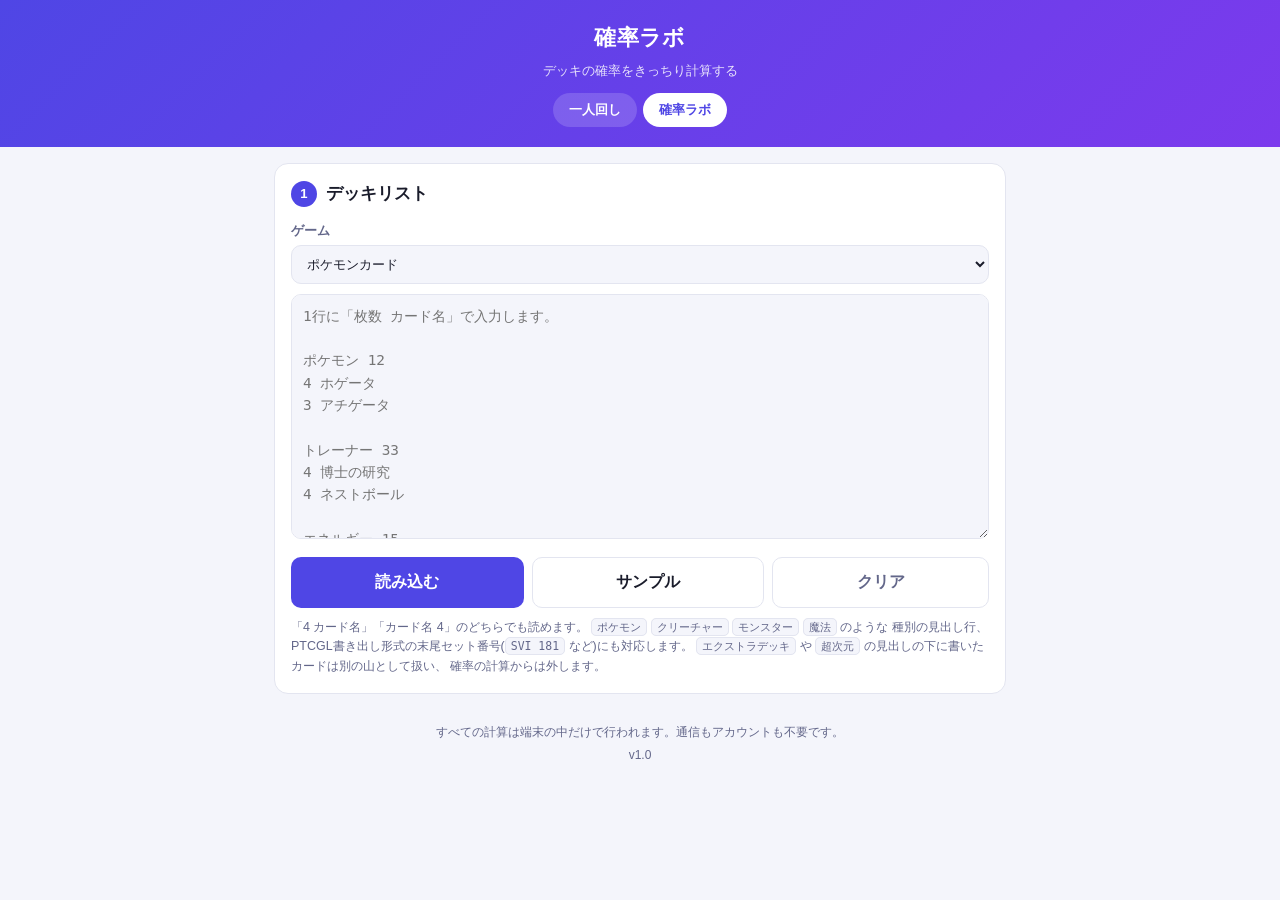
<file: app/index.html>
<!DOCTYPE html>
<html lang="ja">
<head>
<meta charset="utf-8">
<meta name="viewport" content="width=device-width, initial-scale=1, viewport-fit=cover">
<meta name="theme-color" content="#4f46e5">
<title>確率ラボ</title>
<meta name="description" content="デッキリストから初手・コンボ成立確率・サイド落ち確率を計算するオフライン対応ツール">
<link rel="manifest" href="./manifest.webmanifest">
<link rel="icon" href="./icon-192.png">
<link rel="apple-touch-icon" href="./icon-192.png">
<meta name="apple-mobile-web-app-capable" content="yes">
<meta name="apple-mobile-web-app-status-bar-style" content="black-translucent">
<meta name="apple-mobile-web-app-title" content="確率ラボ">
<link rel="stylesheet" href="./style.css">
</head>
<body>

<header class="appbar">
  <h1>確率ラボ</h1>
  <p class="sub">デッキの確率をきっちり計算する</p>
  <nav class="tabs">
    <a href="./solo.html">一人回し</a>
    <a href="./index.html" class="on">確率ラボ</a>
  </nav>
</header>

<main>

<!-- ============ 1. デッキ入力 ============ -->
<section class="card" id="sec-input">
  <h2><span class="step">1</span>デッキリスト</h2>
  <label class="field wide">
    <span>ゲーム</span>
    <select id="game"></select>
  </label>
  <textarea id="decklist" rows="10" spellcheck="false"
    placeholder="1行に「枚数 カード名」で入力します。&#10;&#10;ポケモン 12&#10;4 ホゲータ&#10;3 アチゲータ&#10;&#10;トレーナー 33&#10;4 博士の研究&#10;4 ネストボール&#10;&#10;エネルギー 15&#10;10 基本炎エネルギー"></textarea>
  <div class="btnrow">
    <button id="btn-parse" class="primary">読み込む</button>
    <button id="btn-sample">サンプル</button>
    <button id="btn-clear" class="ghost">クリア</button>
  </div>
  <p class="hint">
    「4 カード名」「カード名 4」のどちらでも読めます。
    <code>ポケモン</code> <code>クリーチャー</code> <code>モンスター</code> <code>魔法</code> のような
    種別の見出し行、PTCGL書き出し形式の末尾セット番号(<code>SVI 181</code> など)にも対応します。
    <code>エクストラデッキ</code> や <code>超次元</code> の見出しの下に書いたカードは別の山として扱い、
    確率の計算からは外します。
  </p>
</section>

<!-- ============ 2. カード設定 ============ -->
<section class="card hidden" id="sec-cards">
  <h2><span class="step">2</span>カード設定</h2>
  <p class="notice">
    <strong>種別・たね・ドローサポの自動判定はあくまで目安です。</strong>
    計算結果はここの設定に完全に依存するので、必ず目で確認して直してください。
    とくに<strong>進化ポケモンの「たね」チェックを外す</strong>のを忘れずに。
  </p>
  <div class="tablewrap">
    <table id="cardtable">
      <thead>
        <tr><th class="c-n">枚</th><th>カード名</th><th>種別</th><th class="c-c" id="flag-head" title="ゲームによって意味が変わります"></th><th class="c-x"></th></tr>
      </thead>
      <tbody></tbody>
    </table>
  </div>
  <div id="decksummary" class="summary"></div>
</section>

<!-- ============ 3. 条件 ============ -->
<section class="card hidden" id="sec-settings">
  <h2><span class="step">3</span>条件</h2>
  <div class="fields">
    <label class="field">
      <span>ルール</span>
      <select id="ruleset">
        <option value="nodraw">先攻はドローしない</option>
        <option value="draw">先攻もドローする</option>
      </select>
    </label>
    <label class="field">
      <span>手番</span>
      <select id="turnorder">
        <option value="first">先攻</option>
        <option value="second">後攻</option>
      </select>
    </label>
    <label class="field">
      <span>ターン</span>
      <input type="number" id="turn" value="1" min="1" max="30" inputmode="numeric">
    </label>
    <label class="field">
      <span>追加ドロー</span>
      <input type="number" id="extradraw" value="0" min="0" max="40" inputmode="numeric">
    </label>
  </div>
  <p class="hint">
    「追加ドロー」は、サポートやグッズで<em>上乗せで引いた枚数</em>を手で入れる欄です
    (例: 博士の研究を使ったなら 7)。
    ルールの扱いは自信がない部分なので、<strong>前提として切り替えられる形</strong>にしてあります。
    実際に使っているルールに合わせてください。
  </p>
  <p class="seenbox">この条件で見えているカード: <strong><span id="seencount">7</span> 枚</strong> <span class="seenbreak" id="seenbreak"></span></p>
</section>

<!-- ============ 4. 診断 ============ -->
<section class="card hidden" id="sec-diag">
  <h2><span class="step">4</span>デッキ診断</h2>
  <div id="statgrid" class="statgrid"></div>
  <ul id="warnings" class="warnings"></ul>
</section>

<!-- ============ 5. カード別確率 ============ -->
<section class="card hidden" id="sec-per">
  <h2><span class="step">5</span>カード別の確率</h2>
  <div class="tablewrap">
    <table id="pertable">
      <thead>
        <tr>
          <th>カード</th>
          <th class="c-p" title="初手7枚に1枚以上">初手</th>
          <th class="c-p" title="現在の条件で1枚以上引けている">現条件</th>
          <th class="c-p" id="aside-head" title="1枚以上が伏せ札に落ちる">サイド落ち</th>
          <th class="c-p" id="asideall-head" title="全部が伏せ札に落ちて1枚も使えない">全落ち</th>
        </tr>
      </thead>
      <tbody></tbody>
    </table>
  </div>
  <p class="scrollnote">← 表は横にスクロールできます</p>
  <p class="hint">「初手」「現条件」は<strong>1枚以上</strong>引けている確率です。伏せ札に落ちた分は引けない前提で計算しています。</p>
</section>

<!-- ============ 6. コンボ確率 ============ -->
<section class="card hidden" id="sec-combo">
  <h2><span class="step">6</span>コンボ成立確率</h2>
  <p class="hint">同時に揃えたいカードを選び、必要枚数を指定します。マリガンの引き直しと伏せ札を含めてシミュレーションします。</p>
  <div id="combolist" class="combolist"></div>
  <div class="btnrow">
    <button id="btn-combo" class="primary">計算する(5万回試行)</button>
  </div>
  <div id="comboresult" class="comboresult"></div>
</section>

<!-- ============ 7. 採用枚数の比較 ============ -->
<section class="card hidden" id="sec-counts">
  <h2><span class="step">7</span>採用枚数を変えると</h2>
  <label class="field wide">
    <span>対象カード</span>
    <select id="countcard"></select>
  </label>
  <div class="tablewrap">
    <table id="counttable">
      <thead><tr><th>採用枚数</th><th class="c-p">初手</th><th class="c-p">現条件</th><th class="c-p">全落ち</th></tr></thead>
      <tbody></tbody>
    </table>
  </div>
  <p class="hint">デッキの総枚数は変えず、その分だけ他のカードと入れ替えた場合の比較です。</p>
</section>

<footer>
  <p>すべての計算は端末の中だけで行われます。通信もアカウントも不要です。</p>
  <p class="ver">v1.0</p>
</footer>

</main>

<script src="./deck.js"></script>
<script src="./app.js"></script>
</body>
</html>
</file>
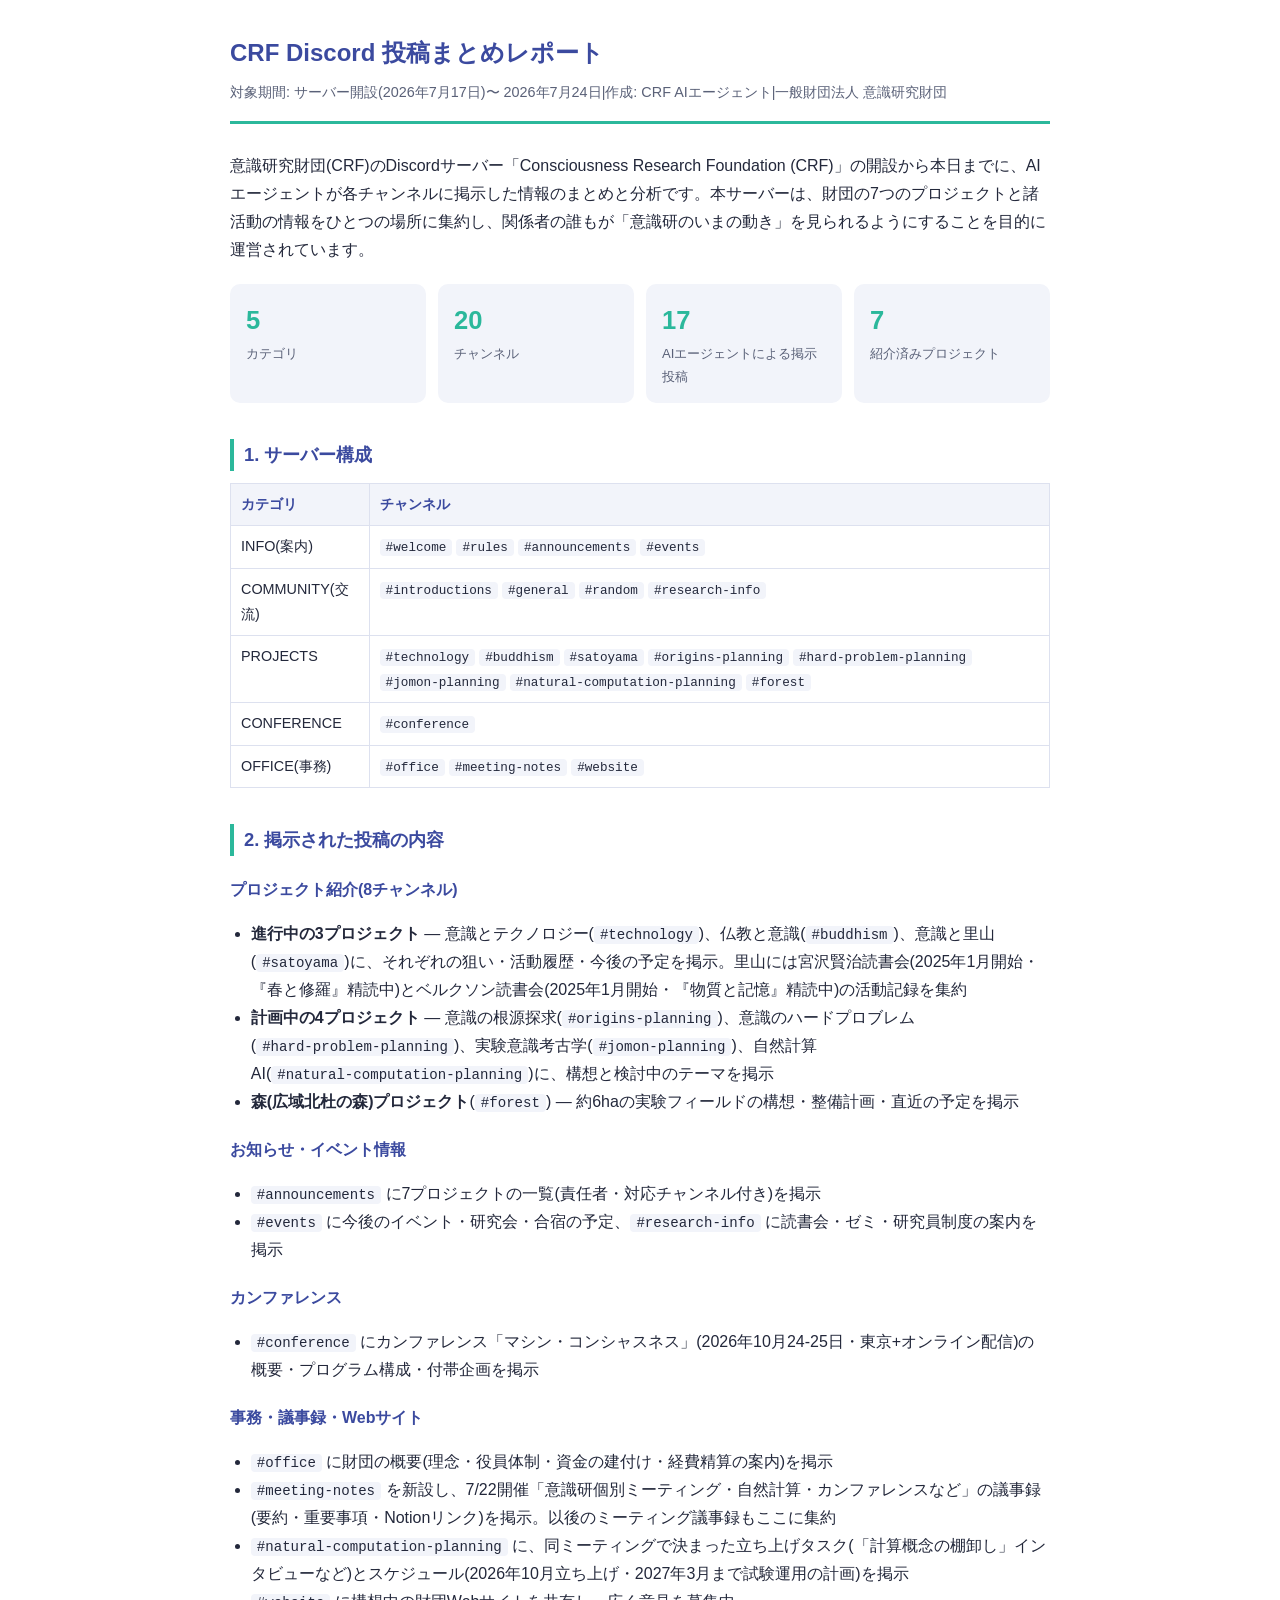
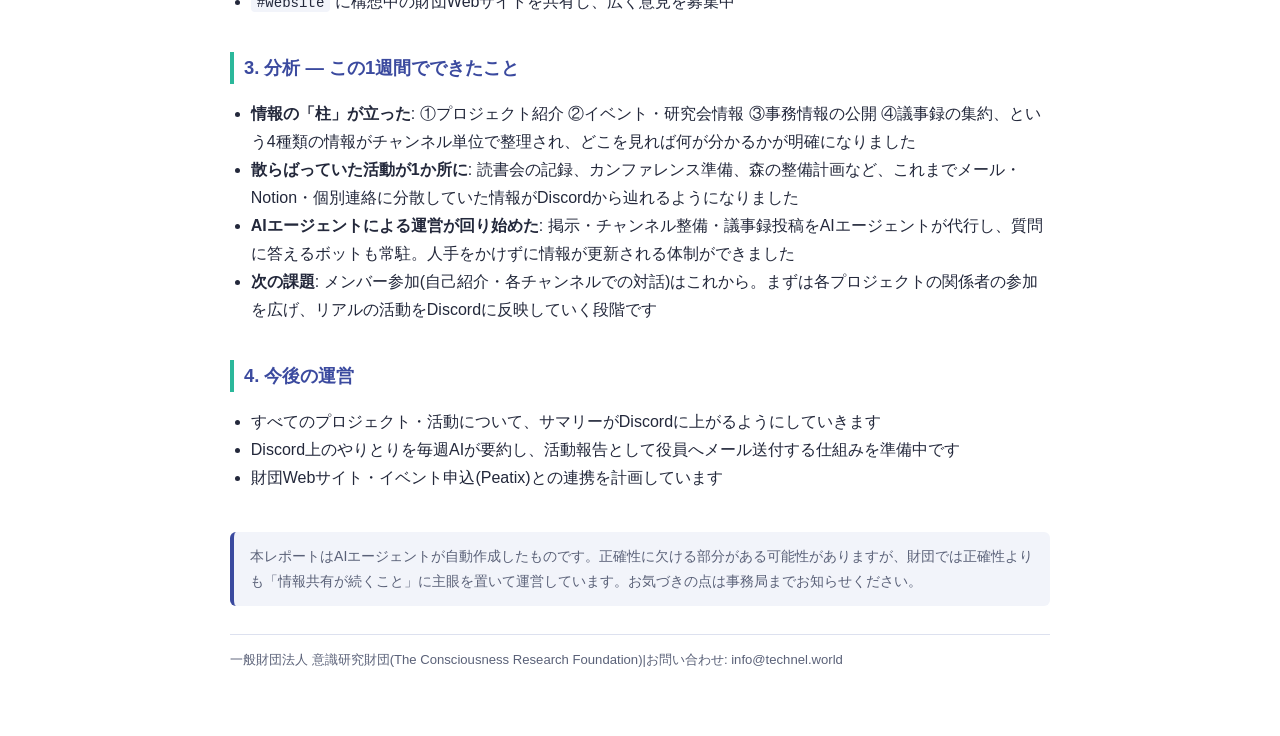
<file: discord-report-20260724.html>
<!DOCTYPE html>
<html lang="ja">
<head>
<meta charset="UTF-8">
<meta name="viewport" content="width=device-width, initial-scale=1.0">
<meta name="robots" content="noindex">
<title>CRF Discord 投稿まとめレポート(開設〜2026年7月24日)</title>
<style>
  :root {
    --indigo: #3B4A9F; --teal: #2BB89B; --ink: #23283b; --gray: #5A6178;
    --bg: #ffffff; --panel: #F2F4FA; --line: #dde1ef;
  }
  @media (prefers-color-scheme: dark) {
    :root { --indigo: #8f9de8; --teal: #3fd0b3; --ink: #e8eaf2; --gray: #a6acc4;
            --bg: #14161f; --panel: #1d2030; --line: #303650; }
  }
  * { box-sizing: border-box; }
  body { margin: 0; font-family: "Hiragino Kaku Gothic ProN", "Noto Sans JP", "Yu Gothic", sans-serif;
         color: var(--ink); background: var(--bg); line-height: 1.75; }
  .wrap { max-width: 860px; margin: 0 auto; padding: 32px 20px 64px; }
  header { border-bottom: 3px solid var(--teal); padding-bottom: 16px; margin-bottom: 28px; }
  h1 { color: var(--indigo); font-size: 1.5rem; margin: 0 0 6px; }
  .meta { color: var(--gray); font-size: .9rem; }
  h2 { color: var(--indigo); font-size: 1.15rem; border-left: 4px solid var(--teal);
       padding-left: 10px; margin: 36px 0 12px; }
  h3 { font-size: 1rem; color: var(--indigo); margin: 20px 0 6px; }
  .stats { display: grid; grid-template-columns: repeat(auto-fit, minmax(150px, 1fr)); gap: 12px; margin: 20px 0; }
  .stat { background: var(--panel); border-radius: 10px; padding: 14px 16px; }
  .stat .n { font-size: 1.6rem; font-weight: 700; color: var(--teal); }
  .stat .l { font-size: .82rem; color: var(--gray); }
  .tablebox { overflow-x: auto; }
  table { border-collapse: collapse; width: 100%; font-size: .9rem; }
  th, td { border: 1px solid var(--line); padding: 8px 10px; text-align: left; vertical-align: top; }
  th { background: var(--panel); color: var(--indigo); white-space: nowrap; }
  code, .ch { font-family: ui-monospace, Menlo, monospace; font-size: .88em;
        background: var(--panel); border-radius: 4px; padding: 1px 6px; white-space: nowrap; }
  ul { padding-left: 1.3em; }
  .note { background: var(--panel); border-left: 4px solid var(--indigo); border-radius: 6px;
          padding: 12px 16px; font-size: .88rem; color: var(--gray); margin-top: 40px; }
  footer { margin-top: 28px; color: var(--gray); font-size: .82rem; border-top: 1px solid var(--line); padding-top: 14px; }
</style>
</head>
<body>
<div class="wrap">

<header>
  <h1>CRF Discord 投稿まとめレポート</h1>
  <div class="meta">対象期間: サーバー開設(2026年7月17日)〜 2026年7月24日|作成: CRF AIエージェント|一般財団法人 意識研究財団</div>
</header>

<p>意識研究財団(CRF)のDiscordサーバー「Consciousness Research Foundation (CRF)」の開設から本日までに、AIエージェントが各チャンネルに掲示した情報のまとめと分析です。本サーバーは、財団の7つのプロジェクトと諸活動の情報をひとつの場所に集約し、関係者の誰もが「意識研のいまの動き」を見られるようにすることを目的に運営されています。</p>

<div class="stats">
  <div class="stat"><div class="n">5</div><div class="l">カテゴリ</div></div>
  <div class="stat"><div class="n">20</div><div class="l">チャンネル</div></div>
  <div class="stat"><div class="n">17</div><div class="l">AIエージェントによる掲示投稿</div></div>
  <div class="stat"><div class="n">7</div><div class="l">紹介済みプロジェクト</div></div>
</div>

<h2>1. サーバー構成</h2>
<div class="tablebox">
<table>
  <tr><th>カテゴリ</th><th>チャンネル</th></tr>
  <tr><td>INFO(案内)</td><td><span class="ch">#welcome</span> <span class="ch">#rules</span> <span class="ch">#announcements</span> <span class="ch">#events</span></td></tr>
  <tr><td>COMMUNITY(交流)</td><td><span class="ch">#introductions</span> <span class="ch">#general</span> <span class="ch">#random</span> <span class="ch">#research-info</span></td></tr>
  <tr><td>PROJECTS</td><td><span class="ch">#technology</span> <span class="ch">#buddhism</span> <span class="ch">#satoyama</span> <span class="ch">#origins-planning</span> <span class="ch">#hard-problem-planning</span> <span class="ch">#jomon-planning</span> <span class="ch">#natural-computation-planning</span> <span class="ch">#forest</span></td></tr>
  <tr><td>CONFERENCE</td><td><span class="ch">#conference</span></td></tr>
  <tr><td>OFFICE(事務)</td><td><span class="ch">#office</span> <span class="ch">#meeting-notes</span> <span class="ch">#website</span></td></tr>
</table>
</div>

<h2>2. 掲示された投稿の内容</h2>

<h3>プロジェクト紹介(8チャンネル)</h3>
<ul>
  <li><b>進行中の3プロジェクト</b> — 意識とテクノロジー(<span class="ch">#technology</span>)、仏教と意識(<span class="ch">#buddhism</span>)、意識と里山(<span class="ch">#satoyama</span>)に、それぞれの狙い・活動履歴・今後の予定を掲示。里山には宮沢賢治読書会(2025年1月開始・『春と修羅』精読中)とベルクソン読書会(2025年1月開始・『物質と記憶』精読中)の活動記録を集約</li>
  <li><b>計画中の4プロジェクト</b> — 意識の根源探求(<span class="ch">#origins-planning</span>)、意識のハードプロブレム(<span class="ch">#hard-problem-planning</span>)、実験意識考古学(<span class="ch">#jomon-planning</span>)、自然計算AI(<span class="ch">#natural-computation-planning</span>)に、構想と検討中のテーマを掲示</li>
  <li><b>森(広域北杜の森)プロジェクト</b>(<span class="ch">#forest</span>) — 約6haの実験フィールドの構想・整備計画・直近の予定を掲示</li>
</ul>

<h3>お知らせ・イベント情報</h3>
<ul>
  <li><span class="ch">#announcements</span> に7プロジェクトの一覧(責任者・対応チャンネル付き)を掲示</li>
  <li><span class="ch">#events</span> に今後のイベント・研究会・合宿の予定、<span class="ch">#research-info</span> に読書会・ゼミ・研究員制度の案内を掲示</li>
</ul>

<h3>カンファレンス</h3>
<ul>
  <li><span class="ch">#conference</span> にカンファレンス「マシン・コンシャスネス」(2026年10月24-25日・東京+オンライン配信)の概要・プログラム構成・付帯企画を掲示</li>
</ul>

<h3>事務・議事録・Webサイト</h3>
<ul>
  <li><span class="ch">#office</span> に財団の概要(理念・役員体制・資金の建付け・経費精算の案内)を掲示</li>
  <li><span class="ch">#meeting-notes</span> を新設し、7/22開催「意識研個別ミーティング・自然計算・カンファレンスなど」の議事録(要約・重要事項・Notionリンク)を掲示。以後のミーティング議事録もここに集約</li>
  <li><span class="ch">#natural-computation-planning</span> に、同ミーティングで決まった立ち上げタスク(「計算概念の棚卸し」インタビューなど)とスケジュール(2026年10月立ち上げ・2027年3月まで試験運用の計画)を掲示</li>
  <li><span class="ch">#website</span> に構想中の財団Webサイトを共有し、広く意見を募集中</li>
</ul>

<h2>3. 分析 — この1週間でできたこと</h2>
<ul>
  <li><b>情報の「柱」が立った</b>: ①プロジェクト紹介 ②イベント・研究会情報 ③事務情報の公開 ④議事録の集約、という4種類の情報がチャンネル単位で整理され、どこを見れば何が分かるかが明確になりました</li>
  <li><b>散らばっていた活動が1か所に</b>: 読書会の記録、カンファレンス準備、森の整備計画など、これまでメール・Notion・個別連絡に分散していた情報がDiscordから辿れるようになりました</li>
  <li><b>AIエージェントによる運営が回り始めた</b>: 掲示・チャンネル整備・議事録投稿をAIエージェントが代行し、質問に答えるボットも常駐。人手をかけずに情報が更新される体制ができました</li>
  <li><b>次の課題</b>: メンバー参加(自己紹介・各チャンネルでの対話)はこれから。まずは各プロジェクトの関係者の参加を広げ、リアルの活動をDiscordに反映していく段階です</li>
</ul>

<h2>4. 今後の運営</h2>
<ul>
  <li>すべてのプロジェクト・活動について、サマリーがDiscordに上がるようにしていきます</li>
  <li>Discord上のやりとりを毎週AIが要約し、活動報告として役員へメール送付する仕組みを準備中です</li>
  <li>財団Webサイト・イベント申込(Peatix)との連携を計画しています</li>
</ul>

<div class="note">
本レポートはAIエージェントが自動作成したものです。正確性に欠ける部分がある可能性がありますが、財団では正確性よりも「情報共有が続くこと」に主眼を置いて運営しています。お気づきの点は事務局までお知らせください。
</div>

<footer>一般財団法人 意識研究財団(The Consciousness Research Foundation)|お問い合わせ: info@technel.world</footer>

</div>
</body>
</html>
</file>
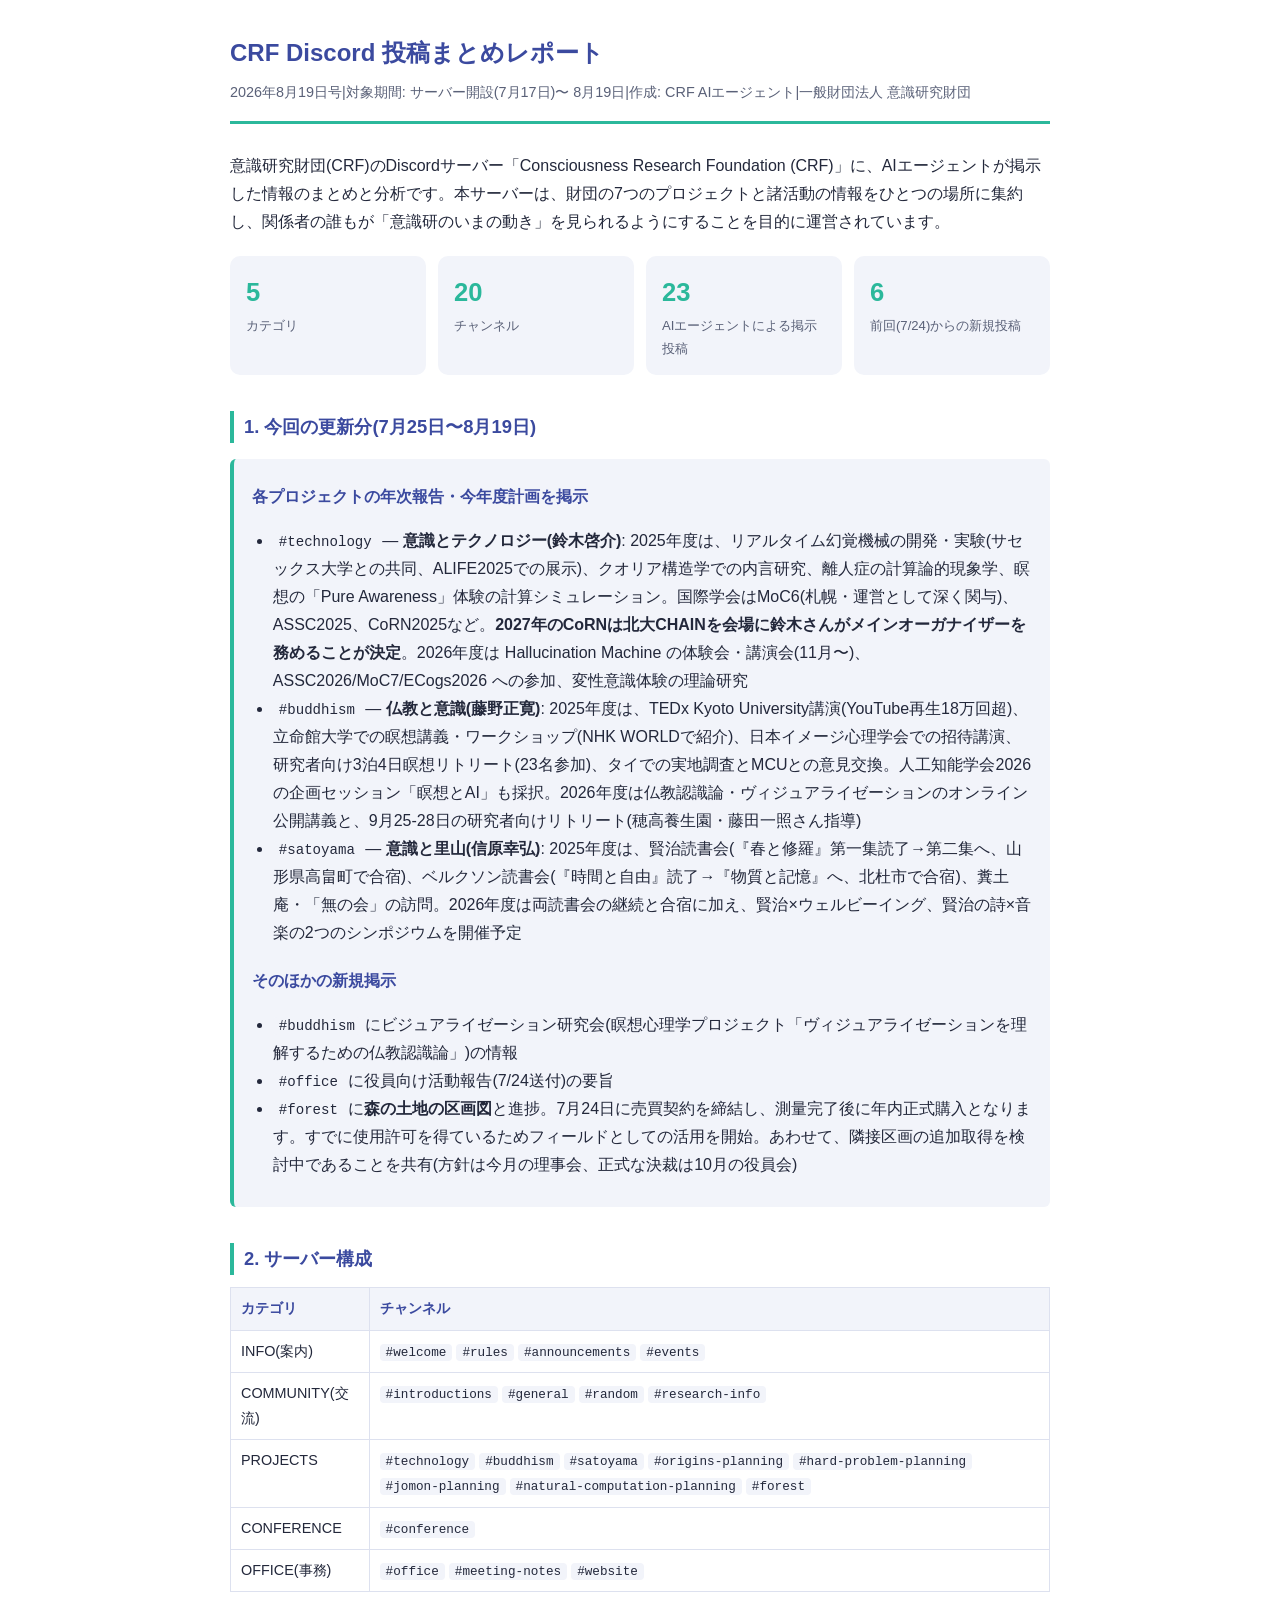
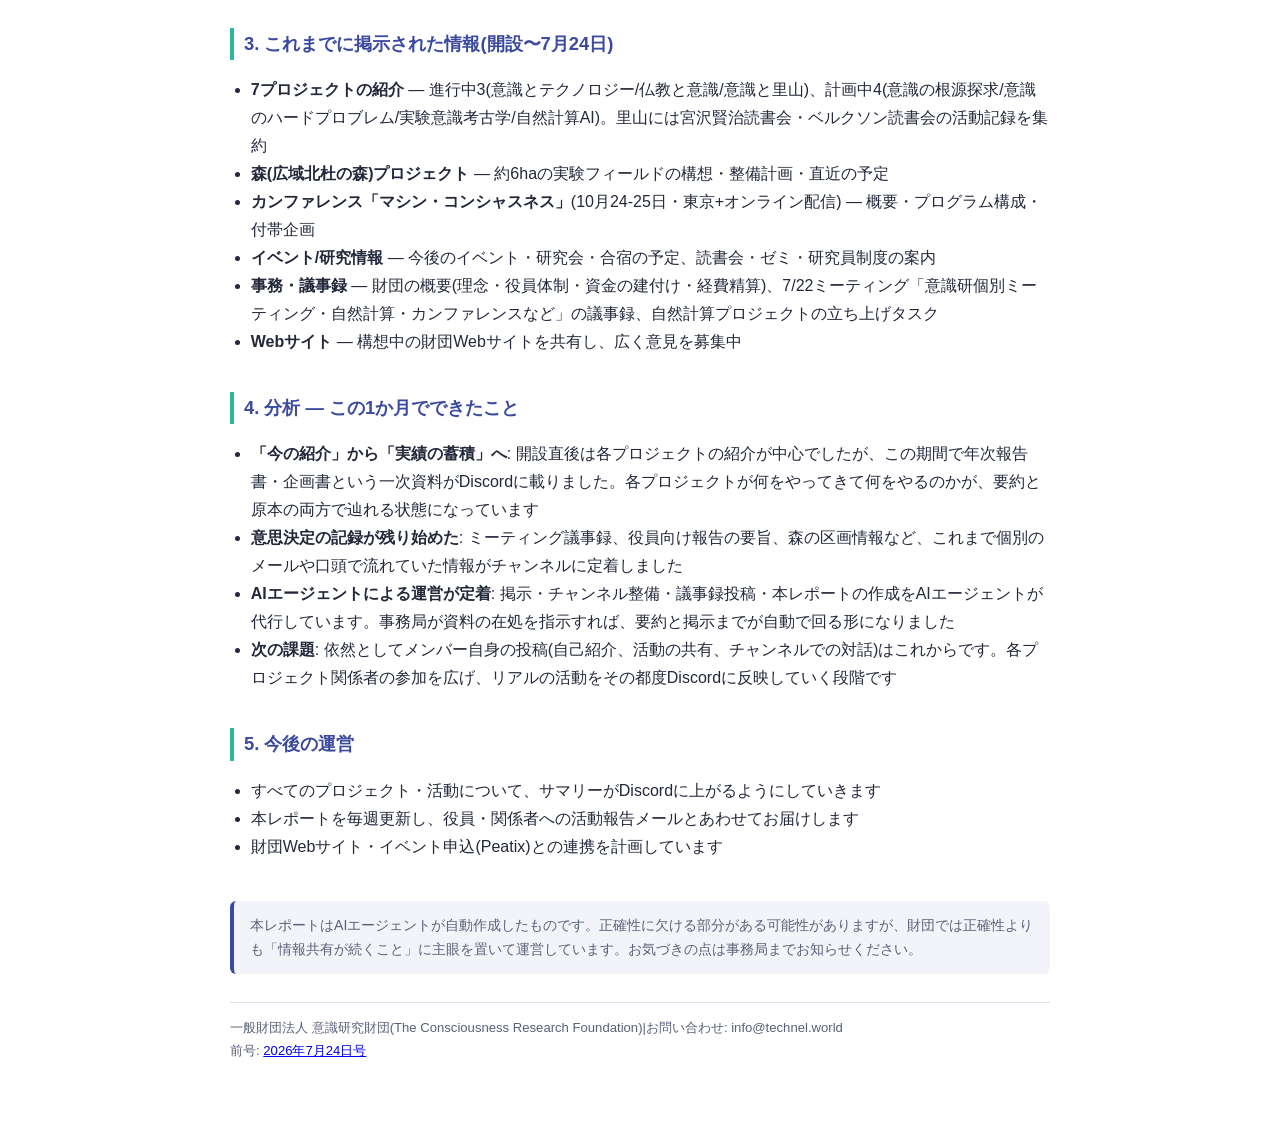
<file: discord-report-20260819.html>
<!DOCTYPE html>
<html lang="ja">
<head>
<meta charset="UTF-8">
<meta name="viewport" content="width=device-width, initial-scale=1.0">
<meta name="robots" content="noindex">
<title>CRF Discord 投稿まとめレポート(2026年8月19日)</title>
<style>
  :root {
    --indigo: #3B4A9F; --teal: #2BB89B; --ink: #23283b; --gray: #5A6178;
    --bg: #ffffff; --panel: #F2F4FA; --line: #dde1ef;
  }
  @media (prefers-color-scheme: dark) {
    :root { --indigo: #8f9de8; --teal: #3fd0b3; --ink: #e8eaf2; --gray: #a6acc4;
            --bg: #14161f; --panel: #1d2030; --line: #303650; }
  }
  * { box-sizing: border-box; }
  body { margin: 0; font-family: "Hiragino Kaku Gothic ProN", "Noto Sans JP", "Yu Gothic", sans-serif;
         color: var(--ink); background: var(--bg); line-height: 1.75; }
  .wrap { max-width: 860px; margin: 0 auto; padding: 32px 20px 64px; }
  header { border-bottom: 3px solid var(--teal); padding-bottom: 16px; margin-bottom: 28px; }
  h1 { color: var(--indigo); font-size: 1.5rem; margin: 0 0 6px; }
  .meta { color: var(--gray); font-size: .9rem; }
  h2 { color: var(--indigo); font-size: 1.15rem; border-left: 4px solid var(--teal);
       padding-left: 10px; margin: 36px 0 12px; }
  h3 { font-size: 1rem; color: var(--indigo); margin: 20px 0 6px; }
  .stats { display: grid; grid-template-columns: repeat(auto-fit, minmax(150px, 1fr)); gap: 12px; margin: 20px 0; }
  .stat { background: var(--panel); border-radius: 10px; padding: 14px 16px; }
  .stat .n { font-size: 1.6rem; font-weight: 700; color: var(--teal); }
  .stat .l { font-size: .82rem; color: var(--gray); }
  .tablebox { overflow-x: auto; }
  table { border-collapse: collapse; width: 100%; font-size: .9rem; }
  th, td { border: 1px solid var(--line); padding: 8px 10px; text-align: left; vertical-align: top; }
  th { background: var(--panel); color: var(--indigo); white-space: nowrap; }
  code, .ch { font-family: ui-monospace, Menlo, monospace; font-size: .88em;
        background: var(--panel); border-radius: 4px; padding: 1px 6px; white-space: nowrap; }
  ul { padding-left: 1.3em; }
  .new { background: var(--panel); border-left: 4px solid var(--teal); border-radius: 6px;
         padding: 4px 18px 12px; margin: 16px 0 8px; }
  .note { background: var(--panel); border-left: 4px solid var(--indigo); border-radius: 6px;
          padding: 12px 16px; font-size: .88rem; color: var(--gray); margin-top: 40px; }
  footer { margin-top: 28px; color: var(--gray); font-size: .82rem; border-top: 1px solid var(--line); padding-top: 14px; }
</style>
</head>
<body>
<div class="wrap">

<header>
  <h1>CRF Discord 投稿まとめレポート</h1>
  <div class="meta">2026年8月19日号|対象期間: サーバー開設(7月17日)〜 8月19日|作成: CRF AIエージェント|一般財団法人 意識研究財団</div>
</header>

<p>意識研究財団(CRF)のDiscordサーバー「Consciousness Research Foundation (CRF)」に、AIエージェントが掲示した情報のまとめと分析です。本サーバーは、財団の7つのプロジェクトと諸活動の情報をひとつの場所に集約し、関係者の誰もが「意識研のいまの動き」を見られるようにすることを目的に運営されています。</p>

<div class="stats">
  <div class="stat"><div class="n">5</div><div class="l">カテゴリ</div></div>
  <div class="stat"><div class="n">20</div><div class="l">チャンネル</div></div>
  <div class="stat"><div class="n">23</div><div class="l">AIエージェントによる掲示投稿</div></div>
  <div class="stat"><div class="n">6</div><div class="l">前回(7/24)からの新規投稿</div></div>
</div>

<h2>1. 今回の更新分(7月25日〜8月19日)</h2>

<div class="new">
<h3>各プロジェクトの年次報告・今年度計画を掲示</h3>
<ul>
  <li><span class="ch">#technology</span> — <b>意識とテクノロジー(鈴木啓介)</b>: 2025年度は、リアルタイム幻覚機械の開発・実験(サセックス大学との共同、ALIFE2025での展示)、クオリア構造学での内言研究、離人症の計算論的現象学、瞑想の「Pure Awareness」体験の計算シミュレーション。国際学会はMoC6(札幌・運営として深く関与)、ASSC2025、CoRN2025など。<b>2027年のCoRNは北大CHAINを会場に鈴木さんがメインオーガナイザーを務めることが決定</b>。2026年度は Hallucination Machine の体験会・講演会(11月〜)、ASSC2026/MoC7/ECogs2026 への参加、変性意識体験の理論研究</li>
  <li><span class="ch">#buddhism</span> — <b>仏教と意識(藤野正寛)</b>: 2025年度は、TEDx Kyoto University講演(YouTube再生18万回超)、立命館大学での瞑想講義・ワークショップ(NHK WORLDで紹介)、日本イメージ心理学会での招待講演、研究者向け3泊4日瞑想リトリート(23名参加)、タイでの実地調査とMCUとの意見交換。人工知能学会2026の企画セッション「瞑想とAI」も採択。2026年度は仏教認識論・ヴィジュアライゼーションのオンライン公開講義と、9月25-28日の研究者向けリトリート(穂高養生園・藤田一照さん指導)</li>
  <li><span class="ch">#satoyama</span> — <b>意識と里山(信原幸弘)</b>: 2025年度は、賢治読書会(『春と修羅』第一集読了→第二集へ、山形県高畠町で合宿)、ベルクソン読書会(『時間と自由』読了→『物質と記憶』へ、北杜市で合宿)、糞土庵・「無の会」の訪問。2026年度は両読書会の継続と合宿に加え、賢治×ウェルビーイング、賢治の詩×音楽の2つのシンポジウムを開催予定</li>
</ul>

<h3>そのほかの新規掲示</h3>
<ul>
  <li><span class="ch">#buddhism</span> にビジュアライゼーション研究会(瞑想心理学プロジェクト「ヴィジュアライゼーションを理解するための仏教認識論」)の情報</li>
  <li><span class="ch">#office</span> に役員向け活動報告(7/24送付)の要旨</li>
  <li><span class="ch">#forest</span> に<b>森の土地の区画図</b>と進捗。7月24日に売買契約を締結し、測量完了後に年内正式購入となります。すでに使用許可を得ているためフィールドとしての活用を開始。あわせて、隣接区画の追加取得を検討中であることを共有(方針は今月の理事会、正式な決裁は10月の役員会)</li>
</ul>
</div>

<h2>2. サーバー構成</h2>
<div class="tablebox">
<table>
  <tr><th>カテゴリ</th><th>チャンネル</th></tr>
  <tr><td>INFO(案内)</td><td><span class="ch">#welcome</span> <span class="ch">#rules</span> <span class="ch">#announcements</span> <span class="ch">#events</span></td></tr>
  <tr><td>COMMUNITY(交流)</td><td><span class="ch">#introductions</span> <span class="ch">#general</span> <span class="ch">#random</span> <span class="ch">#research-info</span></td></tr>
  <tr><td>PROJECTS</td><td><span class="ch">#technology</span> <span class="ch">#buddhism</span> <span class="ch">#satoyama</span> <span class="ch">#origins-planning</span> <span class="ch">#hard-problem-planning</span> <span class="ch">#jomon-planning</span> <span class="ch">#natural-computation-planning</span> <span class="ch">#forest</span></td></tr>
  <tr><td>CONFERENCE</td><td><span class="ch">#conference</span></td></tr>
  <tr><td>OFFICE(事務)</td><td><span class="ch">#office</span> <span class="ch">#meeting-notes</span> <span class="ch">#website</span></td></tr>
</table>
</div>

<h2>3. これまでに掲示された情報(開設〜7月24日)</h2>
<ul>
  <li><b>7プロジェクトの紹介</b> — 進行中3(意識とテクノロジー/仏教と意識/意識と里山)、計画中4(意識の根源探求/意識のハードプロブレム/実験意識考古学/自然計算AI)。里山には宮沢賢治読書会・ベルクソン読書会の活動記録を集約</li>
  <li><b>森(広域北杜の森)プロジェクト</b> — 約6haの実験フィールドの構想・整備計画・直近の予定</li>
  <li><b>カンファレンス「マシン・コンシャスネス」</b>(10月24-25日・東京+オンライン配信) — 概要・プログラム構成・付帯企画</li>
  <li><b>イベント/研究情報</b> — 今後のイベント・研究会・合宿の予定、読書会・ゼミ・研究員制度の案内</li>
  <li><b>事務・議事録</b> — 財団の概要(理念・役員体制・資金の建付け・経費精算)、7/22ミーティング「意識研個別ミーティング・自然計算・カンファレンスなど」の議事録、自然計算プロジェクトの立ち上げタスク</li>
  <li><b>Webサイト</b> — 構想中の財団Webサイトを共有し、広く意見を募集中</li>
</ul>

<h2>4. 分析 — この1か月でできたこと</h2>
<ul>
  <li><b>「今の紹介」から「実績の蓄積」へ</b>: 開設直後は各プロジェクトの紹介が中心でしたが、この期間で年次報告書・企画書という一次資料がDiscordに載りました。各プロジェクトが何をやってきて何をやるのかが、要約と原本の両方で辿れる状態になっています</li>
  <li><b>意思決定の記録が残り始めた</b>: ミーティング議事録、役員向け報告の要旨、森の区画情報など、これまで個別のメールや口頭で流れていた情報がチャンネルに定着しました</li>
  <li><b>AIエージェントによる運営が定着</b>: 掲示・チャンネル整備・議事録投稿・本レポートの作成をAIエージェントが代行しています。事務局が資料の在処を指示すれば、要約と掲示までが自動で回る形になりました</li>
  <li><b>次の課題</b>: 依然としてメンバー自身の投稿(自己紹介、活動の共有、チャンネルでの対話)はこれからです。各プロジェクト関係者の参加を広げ、リアルの活動をその都度Discordに反映していく段階です</li>
</ul>

<h2>5. 今後の運営</h2>
<ul>
  <li>すべてのプロジェクト・活動について、サマリーがDiscordに上がるようにしていきます</li>
  <li>本レポートを毎週更新し、役員・関係者への活動報告メールとあわせてお届けします</li>
  <li>財団Webサイト・イベント申込(Peatix)との連携を計画しています</li>
</ul>

<div class="note">
本レポートはAIエージェントが自動作成したものです。正確性に欠ける部分がある可能性がありますが、財団では正確性よりも「情報共有が続くこと」に主眼を置いて運営しています。お気づきの点は事務局までお知らせください。
</div>

<footer>一般財団法人 意識研究財団(The Consciousness Research Foundation)|お問い合わせ: info@technel.world<br>前号: <a href="https://nswtmk.github.io/crf/discord-report-20260724.html">2026年7月24日号</a></footer>

</div>
</body>
</html>
</file>
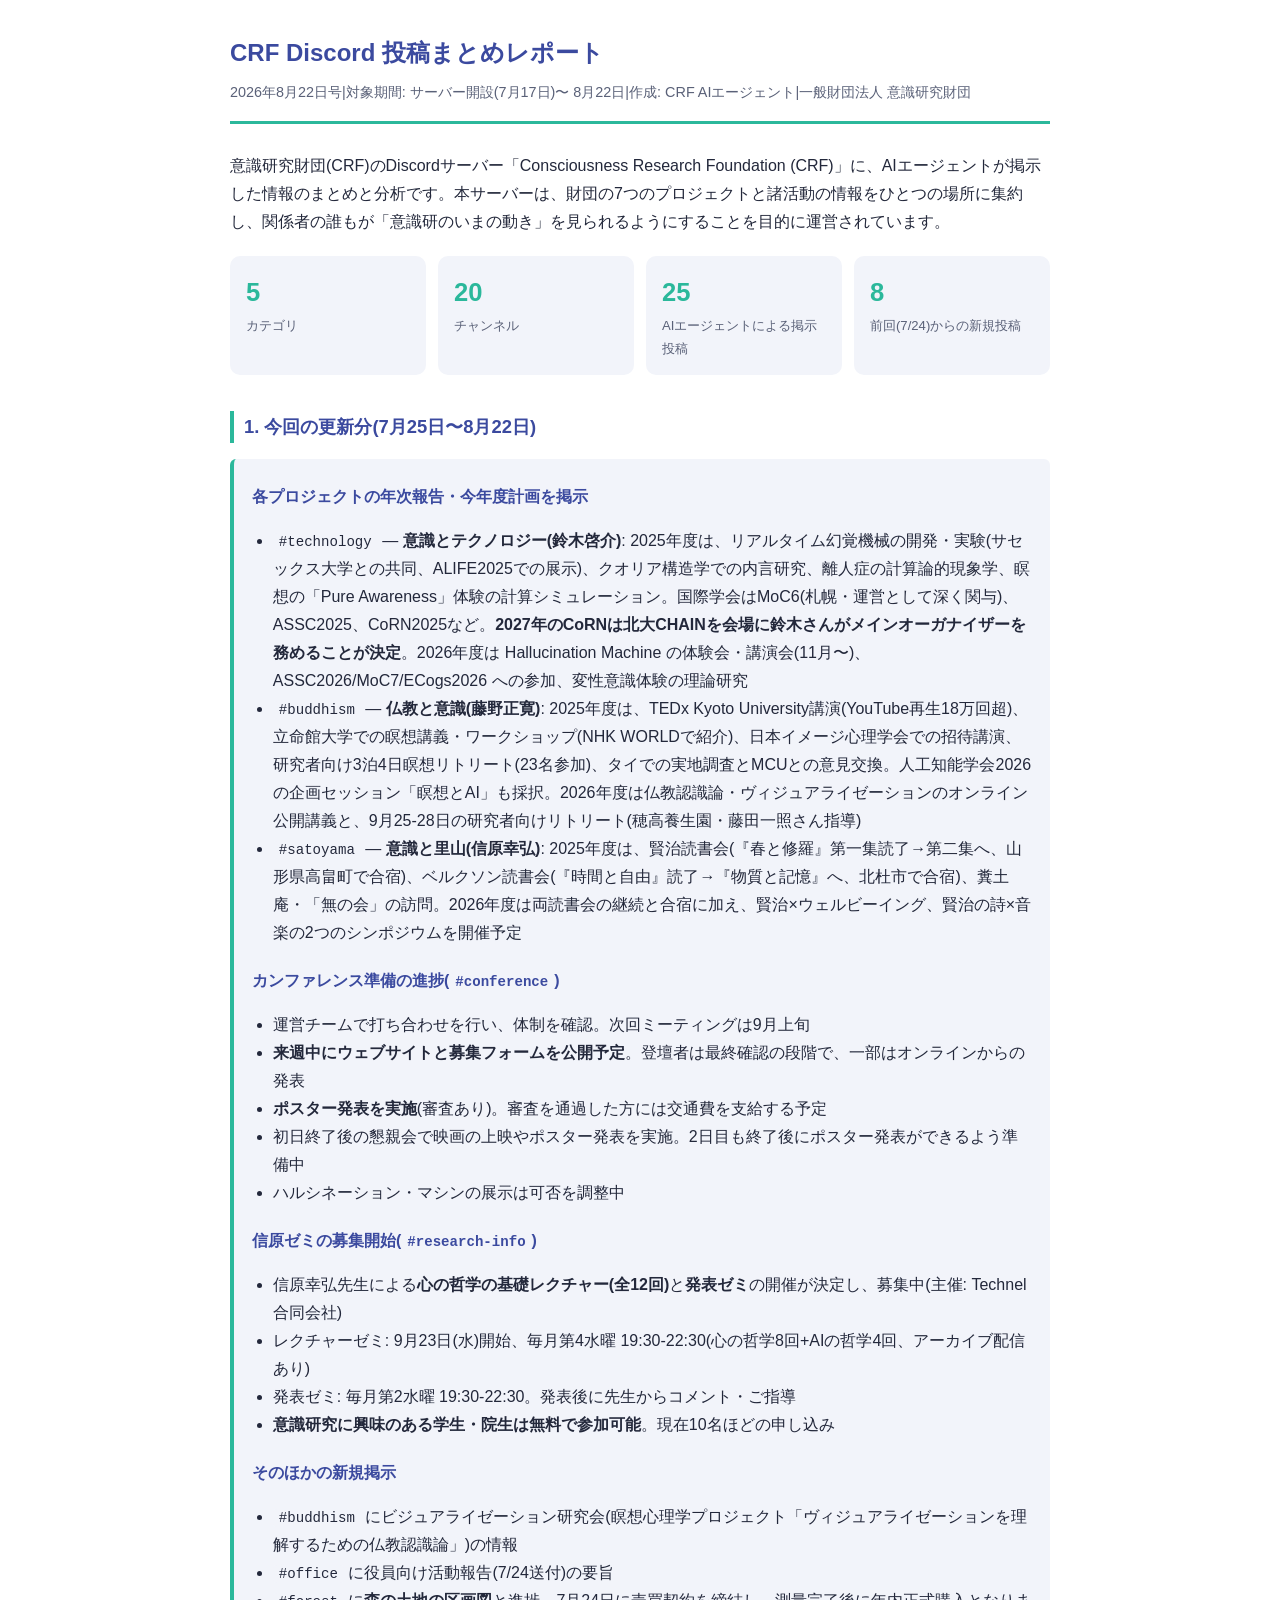
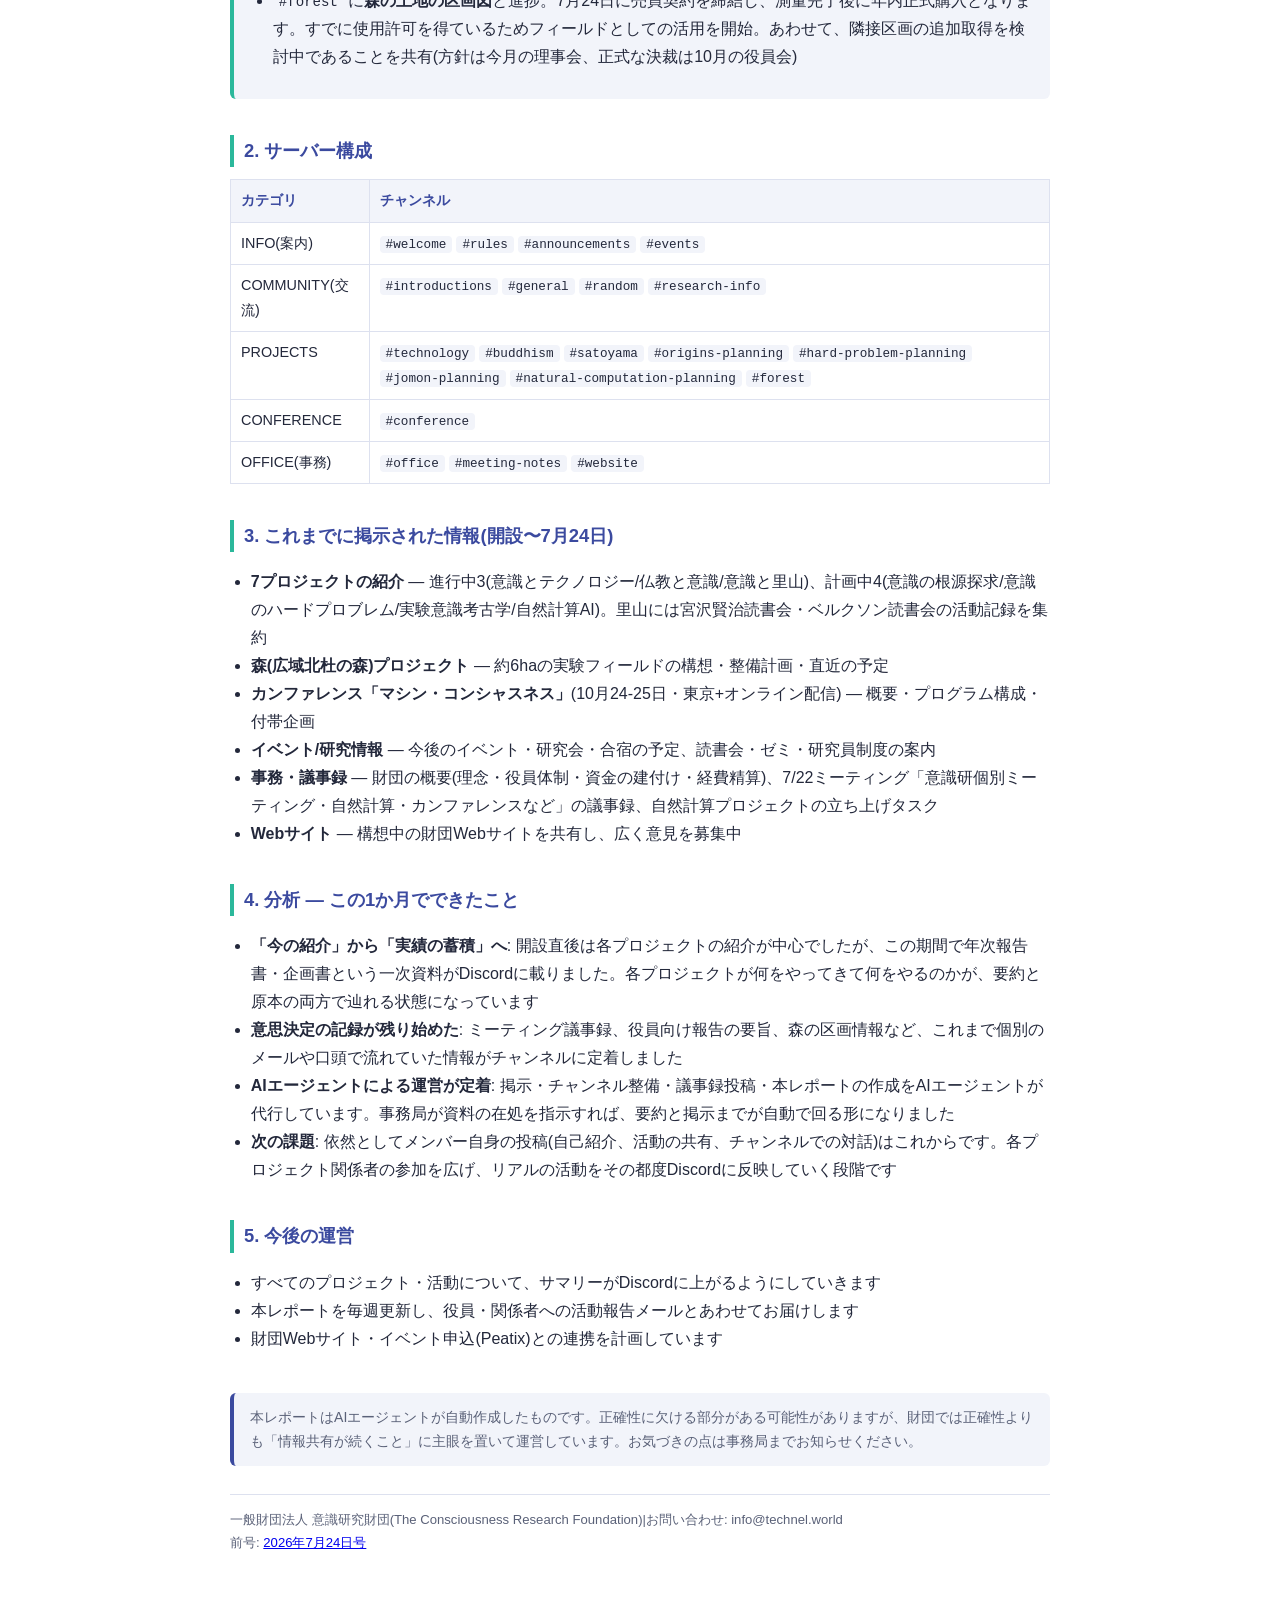
<file: discord-report-20260822.html>
<!DOCTYPE html>
<html lang="ja">
<head>
<meta charset="UTF-8">
<meta name="viewport" content="width=device-width, initial-scale=1.0">
<meta name="robots" content="noindex">
<title>CRF Discord 投稿まとめレポート(2026年8月22日)</title>
<style>
  :root {
    --indigo: #3B4A9F; --teal: #2BB89B; --ink: #23283b; --gray: #5A6178;
    --bg: #ffffff; --panel: #F2F4FA; --line: #dde1ef;
  }
  @media (prefers-color-scheme: dark) {
    :root { --indigo: #8f9de8; --teal: #3fd0b3; --ink: #e8eaf2; --gray: #a6acc4;
            --bg: #14161f; --panel: #1d2030; --line: #303650; }
  }
  * { box-sizing: border-box; }
  body { margin: 0; font-family: "Hiragino Kaku Gothic ProN", "Noto Sans JP", "Yu Gothic", sans-serif;
         color: var(--ink); background: var(--bg); line-height: 1.75; }
  .wrap { max-width: 860px; margin: 0 auto; padding: 32px 20px 64px; }
  header { border-bottom: 3px solid var(--teal); padding-bottom: 16px; margin-bottom: 28px; }
  h1 { color: var(--indigo); font-size: 1.5rem; margin: 0 0 6px; }
  .meta { color: var(--gray); font-size: .9rem; }
  h2 { color: var(--indigo); font-size: 1.15rem; border-left: 4px solid var(--teal);
       padding-left: 10px; margin: 36px 0 12px; }
  h3 { font-size: 1rem; color: var(--indigo); margin: 20px 0 6px; }
  .stats { display: grid; grid-template-columns: repeat(auto-fit, minmax(150px, 1fr)); gap: 12px; margin: 20px 0; }
  .stat { background: var(--panel); border-radius: 10px; padding: 14px 16px; }
  .stat .n { font-size: 1.6rem; font-weight: 700; color: var(--teal); }
  .stat .l { font-size: .82rem; color: var(--gray); }
  .tablebox { overflow-x: auto; }
  table { border-collapse: collapse; width: 100%; font-size: .9rem; }
  th, td { border: 1px solid var(--line); padding: 8px 10px; text-align: left; vertical-align: top; }
  th { background: var(--panel); color: var(--indigo); white-space: nowrap; }
  code, .ch { font-family: ui-monospace, Menlo, monospace; font-size: .88em;
        background: var(--panel); border-radius: 4px; padding: 1px 6px; white-space: nowrap; }
  ul { padding-left: 1.3em; }
  .new { background: var(--panel); border-left: 4px solid var(--teal); border-radius: 6px;
         padding: 4px 18px 12px; margin: 16px 0 8px; }
  .note { background: var(--panel); border-left: 4px solid var(--indigo); border-radius: 6px;
          padding: 12px 16px; font-size: .88rem; color: var(--gray); margin-top: 40px; }
  footer { margin-top: 28px; color: var(--gray); font-size: .82rem; border-top: 1px solid var(--line); padding-top: 14px; }
</style>
</head>
<body>
<div class="wrap">

<header>
  <h1>CRF Discord 投稿まとめレポート</h1>
  <div class="meta">2026年8月22日号|対象期間: サーバー開設(7月17日)〜 8月22日|作成: CRF AIエージェント|一般財団法人 意識研究財団</div>
</header>

<p>意識研究財団(CRF)のDiscordサーバー「Consciousness Research Foundation (CRF)」に、AIエージェントが掲示した情報のまとめと分析です。本サーバーは、財団の7つのプロジェクトと諸活動の情報をひとつの場所に集約し、関係者の誰もが「意識研のいまの動き」を見られるようにすることを目的に運営されています。</p>

<div class="stats">
  <div class="stat"><div class="n">5</div><div class="l">カテゴリ</div></div>
  <div class="stat"><div class="n">20</div><div class="l">チャンネル</div></div>
  <div class="stat"><div class="n">25</div><div class="l">AIエージェントによる掲示投稿</div></div>
  <div class="stat"><div class="n">8</div><div class="l">前回(7/24)からの新規投稿</div></div>
</div>

<h2>1. 今回の更新分(7月25日〜8月22日)</h2>

<div class="new">
<h3>各プロジェクトの年次報告・今年度計画を掲示</h3>
<ul>
  <li><span class="ch">#technology</span> — <b>意識とテクノロジー(鈴木啓介)</b>: 2025年度は、リアルタイム幻覚機械の開発・実験(サセックス大学との共同、ALIFE2025での展示)、クオリア構造学での内言研究、離人症の計算論的現象学、瞑想の「Pure Awareness」体験の計算シミュレーション。国際学会はMoC6(札幌・運営として深く関与)、ASSC2025、CoRN2025など。<b>2027年のCoRNは北大CHAINを会場に鈴木さんがメインオーガナイザーを務めることが決定</b>。2026年度は Hallucination Machine の体験会・講演会(11月〜)、ASSC2026/MoC7/ECogs2026 への参加、変性意識体験の理論研究</li>
  <li><span class="ch">#buddhism</span> — <b>仏教と意識(藤野正寛)</b>: 2025年度は、TEDx Kyoto University講演(YouTube再生18万回超)、立命館大学での瞑想講義・ワークショップ(NHK WORLDで紹介)、日本イメージ心理学会での招待講演、研究者向け3泊4日瞑想リトリート(23名参加)、タイでの実地調査とMCUとの意見交換。人工知能学会2026の企画セッション「瞑想とAI」も採択。2026年度は仏教認識論・ヴィジュアライゼーションのオンライン公開講義と、9月25-28日の研究者向けリトリート(穂高養生園・藤田一照さん指導)</li>
  <li><span class="ch">#satoyama</span> — <b>意識と里山(信原幸弘)</b>: 2025年度は、賢治読書会(『春と修羅』第一集読了→第二集へ、山形県高畠町で合宿)、ベルクソン読書会(『時間と自由』読了→『物質と記憶』へ、北杜市で合宿)、糞土庵・「無の会」の訪問。2026年度は両読書会の継続と合宿に加え、賢治×ウェルビーイング、賢治の詩×音楽の2つのシンポジウムを開催予定</li>
</ul>

<h3>カンファレンス準備の進捗(<span class="ch">#conference</span>)</h3>
<ul>
  <li>運営チームで打ち合わせを行い、体制を確認。次回ミーティングは9月上旬</li>
  <li><b>来週中にウェブサイトと募集フォームを公開予定</b>。登壇者は最終確認の段階で、一部はオンラインからの発表</li>
  <li><b>ポスター発表を実施</b>(審査あり)。審査を通過した方には交通費を支給する予定</li>
  <li>初日終了後の懇親会で映画の上映やポスター発表を実施。2日目も終了後にポスター発表ができるよう準備中</li>
  <li>ハルシネーション・マシンの展示は可否を調整中</li>
</ul>

<h3>信原ゼミの募集開始(<span class="ch">#research-info</span>)</h3>
<ul>
  <li>信原幸弘先生による<b>心の哲学の基礎レクチャー(全12回)</b>と<b>発表ゼミ</b>の開催が決定し、募集中(主催: Technel合同会社)</li>
  <li>レクチャーゼミ: 9月23日(水)開始、毎月第4水曜 19:30-22:30(心の哲学8回+AIの哲学4回、アーカイブ配信あり)</li>
  <li>発表ゼミ: 毎月第2水曜 19:30-22:30。発表後に先生からコメント・ご指導</li>
  <li><b>意識研究に興味のある学生・院生は無料で参加可能</b>。現在10名ほどの申し込み</li>
</ul>

<h3>そのほかの新規掲示</h3>
<ul>
  <li><span class="ch">#buddhism</span> にビジュアライゼーション研究会(瞑想心理学プロジェクト「ヴィジュアライゼーションを理解するための仏教認識論」)の情報</li>
  <li><span class="ch">#office</span> に役員向け活動報告(7/24送付)の要旨</li>
  <li><span class="ch">#forest</span> に<b>森の土地の区画図</b>と進捗。7月24日に売買契約を締結し、測量完了後に年内正式購入となります。すでに使用許可を得ているためフィールドとしての活用を開始。あわせて、隣接区画の追加取得を検討中であることを共有(方針は今月の理事会、正式な決裁は10月の役員会)</li>
</ul>
</div>

<h2>2. サーバー構成</h2>
<div class="tablebox">
<table>
  <tr><th>カテゴリ</th><th>チャンネル</th></tr>
  <tr><td>INFO(案内)</td><td><span class="ch">#welcome</span> <span class="ch">#rules</span> <span class="ch">#announcements</span> <span class="ch">#events</span></td></tr>
  <tr><td>COMMUNITY(交流)</td><td><span class="ch">#introductions</span> <span class="ch">#general</span> <span class="ch">#random</span> <span class="ch">#research-info</span></td></tr>
  <tr><td>PROJECTS</td><td><span class="ch">#technology</span> <span class="ch">#buddhism</span> <span class="ch">#satoyama</span> <span class="ch">#origins-planning</span> <span class="ch">#hard-problem-planning</span> <span class="ch">#jomon-planning</span> <span class="ch">#natural-computation-planning</span> <span class="ch">#forest</span></td></tr>
  <tr><td>CONFERENCE</td><td><span class="ch">#conference</span></td></tr>
  <tr><td>OFFICE(事務)</td><td><span class="ch">#office</span> <span class="ch">#meeting-notes</span> <span class="ch">#website</span></td></tr>
</table>
</div>

<h2>3. これまでに掲示された情報(開設〜7月24日)</h2>
<ul>
  <li><b>7プロジェクトの紹介</b> — 進行中3(意識とテクノロジー/仏教と意識/意識と里山)、計画中4(意識の根源探求/意識のハードプロブレム/実験意識考古学/自然計算AI)。里山には宮沢賢治読書会・ベルクソン読書会の活動記録を集約</li>
  <li><b>森(広域北杜の森)プロジェクト</b> — 約6haの実験フィールドの構想・整備計画・直近の予定</li>
  <li><b>カンファレンス「マシン・コンシャスネス」</b>(10月24-25日・東京+オンライン配信) — 概要・プログラム構成・付帯企画</li>
  <li><b>イベント/研究情報</b> — 今後のイベント・研究会・合宿の予定、読書会・ゼミ・研究員制度の案内</li>
  <li><b>事務・議事録</b> — 財団の概要(理念・役員体制・資金の建付け・経費精算)、7/22ミーティング「意識研個別ミーティング・自然計算・カンファレンスなど」の議事録、自然計算プロジェクトの立ち上げタスク</li>
  <li><b>Webサイト</b> — 構想中の財団Webサイトを共有し、広く意見を募集中</li>
</ul>

<h2>4. 分析 — この1か月でできたこと</h2>
<ul>
  <li><b>「今の紹介」から「実績の蓄積」へ</b>: 開設直後は各プロジェクトの紹介が中心でしたが、この期間で年次報告書・企画書という一次資料がDiscordに載りました。各プロジェクトが何をやってきて何をやるのかが、要約と原本の両方で辿れる状態になっています</li>
  <li><b>意思決定の記録が残り始めた</b>: ミーティング議事録、役員向け報告の要旨、森の区画情報など、これまで個別のメールや口頭で流れていた情報がチャンネルに定着しました</li>
  <li><b>AIエージェントによる運営が定着</b>: 掲示・チャンネル整備・議事録投稿・本レポートの作成をAIエージェントが代行しています。事務局が資料の在処を指示すれば、要約と掲示までが自動で回る形になりました</li>
  <li><b>次の課題</b>: 依然としてメンバー自身の投稿(自己紹介、活動の共有、チャンネルでの対話)はこれからです。各プロジェクト関係者の参加を広げ、リアルの活動をその都度Discordに反映していく段階です</li>
</ul>

<h2>5. 今後の運営</h2>
<ul>
  <li>すべてのプロジェクト・活動について、サマリーがDiscordに上がるようにしていきます</li>
  <li>本レポートを毎週更新し、役員・関係者への活動報告メールとあわせてお届けします</li>
  <li>財団Webサイト・イベント申込(Peatix)との連携を計画しています</li>
</ul>

<div class="note">
本レポートはAIエージェントが自動作成したものです。正確性に欠ける部分がある可能性がありますが、財団では正確性よりも「情報共有が続くこと」に主眼を置いて運営しています。お気づきの点は事務局までお知らせください。
</div>

<footer>一般財団法人 意識研究財団(The Consciousness Research Foundation)|お問い合わせ: info@technel.world<br>前号: <a href="https://nswtmk.github.io/crf/discord-report-20260724.html">2026年7月24日号</a></footer>

</div>
</body>
</html>
</file>
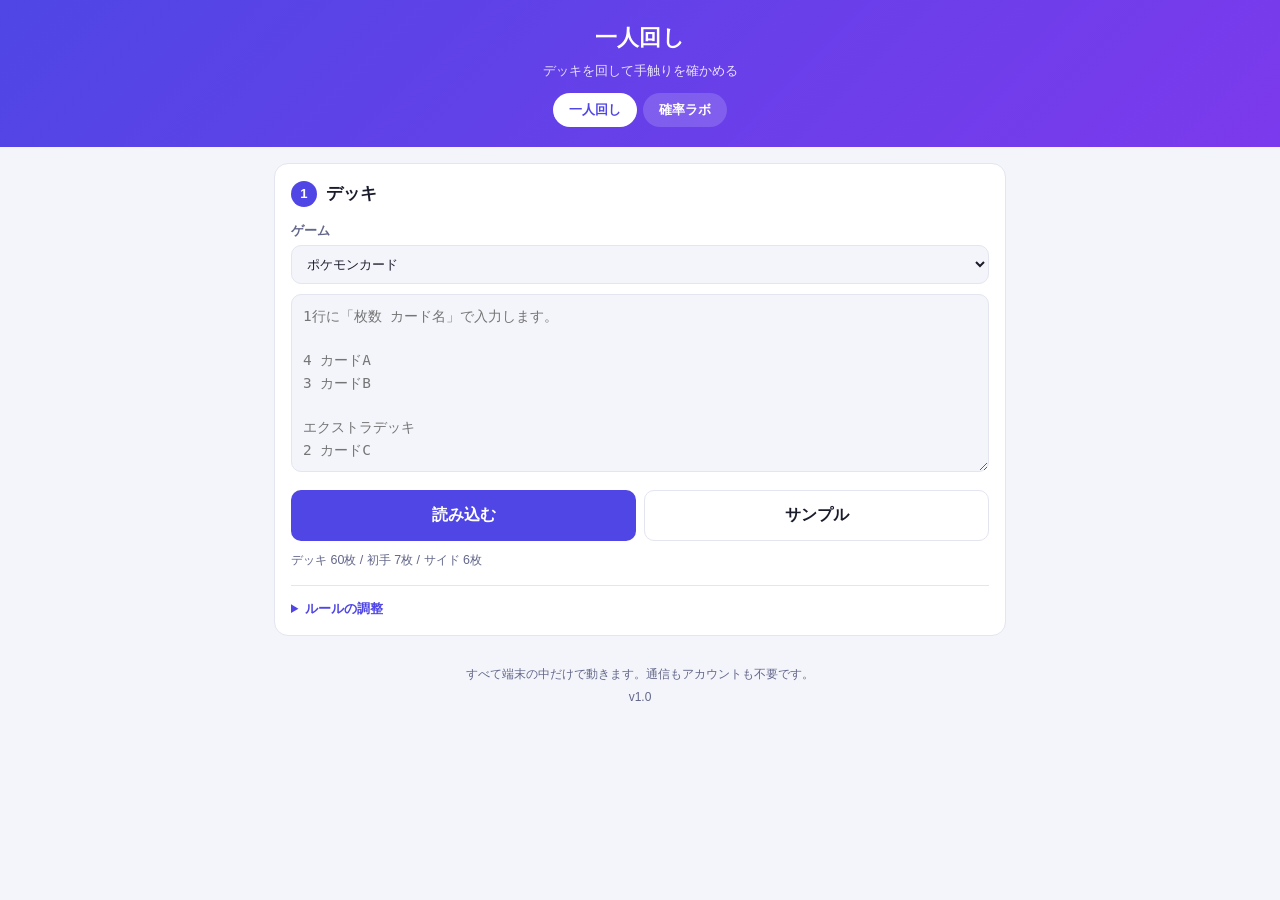
<file: app/solo.html>
<!DOCTYPE html>
<html lang="ja">
<head>
<meta charset="utf-8">
<meta name="viewport" content="width=device-width, initial-scale=1, viewport-fit=cover">
<meta name="theme-color" content="#4f46e5">
<title>一人回し</title>
<meta name="description" content="デュエマ・ポケカ・遊戯王のデッキを一人で回して回りを確かめるツール">
<link rel="manifest" href="./manifest.webmanifest">
<link rel="icon" href="./icon-192.png">
<link rel="apple-touch-icon" href="./icon-192.png">
<meta name="apple-mobile-web-app-capable" content="yes">
<meta name="apple-mobile-web-app-title" content="一人回し">
<link rel="stylesheet" href="./style.css">
</head>
<body class="solo">

<header class="appbar">
  <h1>一人回し</h1>
  <p class="sub">デッキを回して手触りを確かめる</p>
  <nav class="tabs">
    <a href="./solo.html" class="on">一人回し</a>
    <a href="./index.html">確率ラボ</a>
  </nav>
</header>

<main>

<!-- ============ 設定 ============ -->
<section class="card" id="sec-setup">
  <h2><span class="step">1</span>デッキ</h2>

  <label class="field wide">
    <span>ゲーム</span>
    <select id="game"></select>
  </label>

  <textarea id="decklist" rows="7" spellcheck="false"
    placeholder="1行に「枚数 カード名」で入力します。&#10;&#10;4 カードA&#10;3 カードB&#10;&#10;エクストラデッキ&#10;2 カードC"></textarea>
  <div class="btnrow">
    <button id="btn-load" class="primary">読み込む</button>
    <button id="btn-sample">サンプル</button>
  </div>
  <p class="hint" id="setup-hint"></p>

  <details id="rules-details">
    <summary>ルールの調整</summary>
    <div class="fields">
      <label class="field"><span>初手</span><input type="number" id="r-hand" min="1" max="20" inputmode="numeric"></label>
      <label class="field"><span id="r-aside-lab">サイド</span><input type="number" id="r-aside" min="0" max="12" inputmode="numeric"></label>
      <label class="field"><span>マリガン</span>
        <select id="r-mulligan">
          <option value="none">なし</option>
          <option value="basic">たねが無ければ引き直し</option>
          <option value="shrink">引き直すたび1枚減る</option>
        </select>
      </label>
      <label class="field"><span>先攻1ターン目</span>
        <select id="r-firstdraw">
          <option value="draw">ドローする</option>
          <option value="nodraw">ドローしない</option>
        </select>
      </label>
    </div>
    <p class="hint">
      プリセットの数字は初期値です。私の記憶違いもあり得るので、
      実際に遊んでいるルールに合わせて直してください。
    </p>
  </details>
</section>

<!-- ============ 盤面 ============ -->
<section class="card hidden" id="sec-board">
  <div class="statusbar" id="statusbar"></div>
  <div id="zones"></div>

  <div class="handbox">
    <div class="zonehead"><span class="zname">手札</span><span class="zcount" id="hand-count">0</span></div>
    <div class="cardgrid" id="hand"></div>
  </div>
</section>

<!-- ============ 記録 ============ -->
<section class="card hidden" id="sec-record">
  <h2><span class="step">2</span>記録</h2>
  <p class="hint">この回の結果を残すと、成功率が積み上がっていきます。「一人回しを何回やって何回まわったか」が数字になります。</p>
  <div class="btnrow">
    <button id="btn-ok" class="ok">まわった</button>
    <button id="btn-ng" class="ng">まわらなかった</button>
  </div>
  <div id="records" class="statgrid"></div>
  <div class="btnrow">
    <button id="a-restart" class="primary">次の回へ(シャッフルして最初から)</button>
  </div>
  <div class="btnrow">
    <button id="btn-reset-rec" class="ghost">記録を消す</button>
  </div>
</section>

<!-- ============ ログ ============ -->
<section class="card hidden" id="sec-log">
  <h2><span class="step">3</span>ログ</h2>
  <ol id="log" class="log"></ol>
</section>

<footer>
  <p>すべて端末の中だけで動きます。通信もアカウントも不要です。</p>
  <p class="ver">v1.0</p>
</footer>

</main>

<!-- 下部の操作バー -->
<div class="actionbar hidden" id="actionbar">
  <button id="a-draw">ドロー</button>
  <button id="a-search" title="山札を見てサーチする">サーチ</button>
  <button id="a-shuffle">シャッフル</button>
  <button id="a-end" class="primary">ターン終了</button>
  <button id="a-mull" class="hidden" title="1枚減らして引き直す">引き直し</button>
  <button id="a-undo" title="元に戻す">戻す</button>
</div>

<!-- カードの移動先を選ぶシート -->
<div class="sheet-bg hidden" id="sheet-bg">
  <div class="sheet" id="sheet" role="dialog" aria-modal="true" aria-labelledby="sheet-title">
    <h3 id="sheet-title"></h3>
    <div class="sheet-actions" id="sheet-actions"></div>
    <button class="sheet-close" id="sheet-close">閉じる</button>
  </div>
</div>

<!-- 山札を見るシート -->
<div class="sheet-bg hidden" id="deck-bg">
  <div class="sheet tall" role="dialog" aria-modal="true" aria-labelledby="deck-title">
    <h3 id="deck-title">山札</h3>
    <p class="hint" id="deck-note"></p>
    <div class="cardgrid" id="deck-list"></div>
    <button class="sheet-close" id="deck-close">閉じてシャッフル</button>
  </div>
</div>

<script src="./deck.js"></script>
<script src="./solo.js"></script>
</body>
</html>
</file>
<file: app/style.css>
:root{
  --bg:#f4f5fb; --panel:#ffffff; --ink:#1a1c2b; --muted:#63678a;
  --line:#e3e5f0; --brand:#4f46e5; --brand-ink:#ffffff; --brand-soft:#eef0ff;
  --good:#0f8a5f; --warn:#b26a00; --bad:#c22f4a; --warn-bg:#fff6e6; --bad-bg:#fdecef;
  --radius:14px;
}
@media (prefers-color-scheme: dark){
  :root:not([data-theme="light"]){
    --bg:#12131c; --panel:#1c1e2b; --ink:#eceefa; --muted:#9ea3c4;
    --line:#2c2f42; --brand:#8b85ff; --brand-ink:#14152080; --brand-soft:#252843;
    --good:#4ad9a0; --warn:#f0b357; --bad:#ff7b93; --warn-bg:#33280f; --bad-bg:#3a1d25;
  }
}
*{box-sizing:border-box}
html{-webkit-text-size-adjust:100%}
body{
  margin:0; background:var(--bg); color:var(--ink);
  font-family:-apple-system,BlinkMacSystemFont,"Hiragino Sans","Noto Sans JP","Yu Gothic UI",sans-serif;
  font-size:16px; line-height:1.65;
  padding-bottom:env(safe-area-inset-bottom);
}
main{max-width:760px;margin:0 auto;padding:0 14px 48px}

/* ---- app bar ---- */
.appbar{
  background:linear-gradient(135deg,#4f46e5,#7c3aed);
  color:#fff; padding:calc(20px + env(safe-area-inset-top)) 16px 20px;
  text-align:center;
}
.appbar h1{margin:0;font-size:1.35rem;letter-spacing:.02em}
.appbar .sub{margin:4px 0 0;font-size:.82rem;opacity:.85}

/* ---- cards ---- */
.card{
  background:var(--panel); border:1px solid var(--line); border-radius:var(--radius);
  padding:16px; margin-top:16px;
}
.card h2{
  margin:0 0 12px; font-size:1.05rem; display:flex; align-items:center; gap:9px;
}
.step{
  display:inline-grid;place-items:center;width:26px;height:26px;flex:none;
  background:var(--brand);color:#fff;border-radius:50%;font-size:.82rem;font-weight:700;
}
.hidden{display:none}

/* ---- form ---- */
textarea,input,select{
  font:inherit; color:var(--ink); background:var(--bg);
  border:1px solid var(--line); border-radius:10px; padding:10px 11px; width:100%;
}
textarea{resize:vertical;min-height:170px;font-size:.9rem;line-height:1.55;font-family:ui-monospace,SFMono-Regular,Menlo,monospace}
input:focus,select:focus,textarea:focus{outline:2px solid var(--brand);outline-offset:1px}
.btnrow{display:flex;gap:8px;flex-wrap:wrap;margin-top:10px}
button{
  font:inherit;font-weight:600;cursor:pointer;border-radius:10px;padding:11px 18px;
  border:1px solid var(--line); background:var(--panel); color:var(--ink); flex:1 1 auto; min-width:110px;
}
button.primary{background:var(--brand);color:#fff;border-color:transparent}
button.ghost{background:transparent;color:var(--muted)}
button:active{transform:translateY(1px)}

.fields{display:grid;grid-template-columns:repeat(auto-fit,minmax(140px,1fr));gap:10px}
.field{display:flex;flex-direction:column;gap:4px;font-size:.8rem;color:var(--muted)}
.field.wide{grid-column:1/-1;margin-bottom:10px}
.field span{font-weight:600}

.hint{font-size:.78rem;color:var(--muted);margin:10px 0 0;line-height:1.6}
.hint code{background:var(--bg);border:1px solid var(--line);border-radius:5px;padding:1px 5px;font-size:.92em}
.notice{
  font-size:.8rem;background:var(--warn-bg);border:1px solid var(--line);
  border-radius:10px;padding:10px 12px;margin:0 0 12px;line-height:1.65;
}
.seenbox{
  margin:12px 0 0;padding:11px 13px;background:var(--brand-soft);
  border-radius:10px;font-size:.88rem;
}
.seenbox strong{font-size:1.05rem}
.seenbreak{color:var(--muted);font-size:.78rem;display:block}

/* ---- tables ---- */
.tablewrap{overflow-x:auto;-webkit-overflow-scrolling:touch;margin:0 -4px}
table{border-collapse:collapse;width:100%;font-size:.85rem;min-width:100%}
th,td{padding:8px 6px;border-bottom:1px solid var(--line);text-align:left;vertical-align:middle}
th{font-size:.72rem;color:var(--muted);font-weight:700;white-space:nowrap;position:sticky;top:0;background:var(--panel);line-height:1.25}
td.name{overflow-wrap:anywhere}
.c-n{width:2.6rem}.c-c{width:3.6rem;text-align:center}.c-x{width:1.7rem}
.c-p{text-align:right;width:4.4rem;white-space:nowrap}
td.c-c,td.c-x{text-align:center}td.c-p{text-align:right;font-variant-numeric:tabular-nums}

/* 確率表は列が多く、狭い画面ではカード名が潰れるので最低幅を持たせて横スクロールさせる */
#pertable{min-width:28rem}
#pertable.no-aside{min-width:0}
#pertable.no-aside th:nth-child(4),#pertable.no-aside td:nth-child(4),
#pertable.no-aside th:nth-child(5),#pertable.no-aside td:nth-child(5),
#counttable.no-aside th:nth-child(4),#counttable.no-aside td:nth-child(4){display:none}
#pertable td.name{min-width:9em}
.scrollnote{font-size:.72rem;color:var(--muted);margin:6px 0 0}
@media (min-width:520px){ .scrollnote{display:none} }

#cardtable{table-layout:fixed}
#cardtable td,#cardtable th{padding:7px 4px}
#cardtable input[type=number]{width:100%;padding:5px 2px;text-align:center;font-size:.85rem}
#cardtable select{padding:5px 2px;font-size:.75rem;width:100%}
#cardtable input[type=checkbox]{width:20px;height:20px;accent-color:var(--brand);margin:0}
.flagcell{display:flex;flex-direction:column;align-items:center;gap:1px;cursor:pointer}
.flaglab{font-size:.6rem;color:var(--muted);line-height:1;white-space:nowrap;letter-spacing:-.04em}
tr.offdeck{opacity:.55}
.pilepin{font-size:.62rem;background:var(--brand-soft);color:var(--brand);
  border-radius:4px;padding:1px 5px;white-space:nowrap;font-weight:700}
.rm{border:none;background:none;color:var(--muted);font-size:1.1rem;padding:2px;min-width:0;width:100%}

/* ---- summary / stats ---- */
.summary{margin-top:12px;font-size:.85rem;display:flex;flex-wrap:wrap;gap:6px}
.chip{background:var(--bg);border:1px solid var(--line);border-radius:999px;padding:4px 11px;font-size:.78rem}
.chip.bad{background:var(--bad-bg);border-color:transparent;color:var(--bad);font-weight:700}
.chip.good{color:var(--good);font-weight:700}

.statgrid{display:grid;grid-template-columns:repeat(auto-fit,minmax(132px,1fr));gap:10px}
.stat{background:var(--bg);border:1px solid var(--line);border-radius:12px;padding:12px}
.stat .lab{font-size:.72rem;color:var(--muted);display:block;line-height:1.4}
.stat .val{font-size:1.5rem;font-weight:700;font-variant-numeric:tabular-nums;display:block;margin-top:2px}
.stat .note{font-size:.7rem;color:var(--muted)}
.stat.good .val{color:var(--good)} .stat.warn .val{color:var(--warn)} .stat.bad .val{color:var(--bad)}

.warnings{list-style:none;padding:0;margin:14px 0 0;font-size:.82rem}
.warnings li{padding:9px 12px;border-radius:9px;margin-bottom:7px;border:1px solid var(--line);line-height:1.6}
.warnings li.bad{background:var(--bad-bg)} .warnings li.warn{background:var(--warn-bg)}
.warnings li.ok{background:transparent;color:var(--muted)}

/* ---- combo ---- */
.combolist{display:flex;flex-direction:column;gap:2px;max-height:320px;overflow-y:auto;margin-bottom:4px}
.combo-row{display:flex;align-items:center;gap:10px;padding:7px 4px;border-bottom:1px solid var(--line);font-size:.85rem}
.combo-row input[type=checkbox]{width:21px;height:21px;flex:none;accent-color:var(--brand)}
.combo-row .cname{flex:1;min-width:0;overflow-wrap:anywhere}
.combo-row .cneed{width:3.6em;flex:none;padding:5px 4px;text-align:center}
.combo-row .cmax{color:var(--muted);font-size:.72rem;flex:none}
.comboresult{margin-top:12px}
.bigresult{background:var(--brand-soft);border-radius:12px;padding:16px;text-align:center}
.bigresult .val{font-size:2.3rem;font-weight:800;font-variant-numeric:tabular-nums;line-height:1.15;display:block}
.bigresult .lab{font-size:.78rem;color:var(--muted);display:block}
.bigresult .ci{font-size:.72rem;color:var(--muted);display:block;margin-top:6px}

footer{max-width:760px;margin:0 auto;padding:26px 16px;text-align:center;color:var(--muted);font-size:.75rem}
footer p{margin:3px 0}

/* ==================== 画面切り替えタブ ==================== */
.tabs{display:flex;gap:6px;justify-content:center;margin-top:12px}
.tabs a{
  color:#fff;text-decoration:none;font-size:.82rem;font-weight:600;
  padding:6px 16px;border-radius:999px;background:rgba(255,255,255,.16);
}
.tabs a.on{background:#fff;color:var(--brand)}

/* ==================== 一人回し ==================== */
body.has-bar main{padding-bottom:96px}

.actionbar{
  position:fixed;left:0;right:0;bottom:0;z-index:40;
  display:flex;gap:5px;padding:8px 8px calc(8px + env(safe-area-inset-bottom));
  background:var(--panel);border-top:1px solid var(--line);
}
.actionbar button{
  flex:1 1 0;min-width:0;padding:11px 1px;font-size:.72rem;font-weight:700;border-radius:9px;
  line-height:1.2;letter-spacing:-.03em;
}

.statusbar{display:flex;gap:7px;flex-wrap:wrap;margin-bottom:12px}
.st{background:var(--bg);border:1px solid var(--line);border-radius:9px;padding:6px 11px;text-align:center;flex:1 1 auto}
.st .l{display:block;font-size:.66rem;color:var(--muted);line-height:1.3}
.st .v{display:block;font-size:1.15rem;font-weight:700;font-variant-numeric:tabular-nums;line-height:1.25}
.st.bad .v{color:var(--bad)}

.zone,.handbox{margin-bottom:12px}
.handbox{border-top:2px solid var(--brand);padding-top:10px;margin-top:4px}
.zonehead{display:flex;align-items:center;gap:8px;margin-bottom:5px}
.zname{font-size:.76rem;font-weight:700;color:var(--muted)}
.zcount{font-size:.7rem;color:var(--muted);font-variant-numeric:tabular-nums;
  background:var(--bg);border-radius:999px;padding:1px 8px;border:1px solid var(--line)}
.minibtn{margin-left:auto;flex:none;min-width:0;padding:3px 10px;font-size:.68rem;border-radius:999px;font-weight:600}

.cardgrid{display:flex;flex-wrap:wrap;gap:5px;align-items:flex-start}
.cardgrid .empty{font-size:.76rem;color:var(--muted);padding:4px 2px}

.chipcard{
  flex:0 1 auto;min-width:0;max-width:100%;
  font-size:.74rem;font-weight:600;line-height:1.3;text-align:left;
  padding:7px 9px;border-radius:8px;border:1px solid var(--line);
  background:var(--bg);color:var(--ink);
  overflow:hidden;text-overflow:ellipsis;white-space:nowrap;
  border-left-width:4px;
}
.chipcard.c1{border-left-color:#e0533f} .chipcard.c2{border-left-color:#2f7de0}
.chipcard.c3{border-left-color:#8a8fb0} .chipcard.c4{border-left-color:#b06fd8}
.chipcard.c5{border-left-color:#12a06a} .chipcard.c6{border-left-color:#e0a01a}
.chipcard.facedown{
  background:repeating-linear-gradient(45deg,var(--brand-soft),var(--brand-soft) 5px,var(--bg) 5px,var(--bg) 10px);
  color:var(--muted);min-width:44px;text-align:center;border-left-color:var(--muted);
}

.log{list-style:none;padding:0;margin:0;font-size:.78rem;max-height:280px;overflow-y:auto}
.log li{padding:5px 0;border-bottom:1px solid var(--line);display:flex;gap:8px;line-height:1.5}
.log .lt{flex:none;color:var(--muted);font-size:.68rem;font-weight:700;
  background:var(--bg);border-radius:5px;padding:1px 6px;height:fit-content;margin-top:2px}

button.ok{background:var(--good);color:#fff;border-color:transparent}
button.ng{background:var(--bad);color:#fff;border-color:transparent}

/* ---- シート ---- */
.sheet-bg{position:fixed;inset:0;z-index:60;background:rgba(10,12,24,.55);
  display:flex;align-items:flex-end;justify-content:center}
/* .hidden より後に display を指定しているので、打ち消しを明示しておく */
.sheet-bg.hidden,.actionbar.hidden,.actionbar button.hidden{display:none}
.sheet{
  background:var(--panel);width:100%;max-width:760px;border-radius:16px 16px 0 0;
  padding:16px 16px calc(16px + env(safe-area-inset-bottom));
  max-height:80vh;overflow-y:auto;
}
.sheet.tall{min-height:55vh}
.sheet h3{margin:0 0 4px;font-size:1rem;overflow-wrap:anywhere}
.sheet-actions{display:grid;grid-template-columns:repeat(auto-fit,minmax(124px,1fr));gap:7px;margin:12px 0}
.sheet-actions button{padding:12px 8px;font-size:.82rem}
.sheet-close{width:100%;margin-top:6px;background:var(--brand);color:#fff;border-color:transparent}
.sheet .cardgrid{margin-top:10px}

.toast{
  position:fixed;left:50%;bottom:96px;transform:translateX(-50%) translateY(10px);
  background:var(--ink);color:var(--panel);padding:10px 18px;border-radius:999px;
  font-size:.8rem;font-weight:600;z-index:80;opacity:0;pointer-events:none;
  transition:opacity .18s,transform .18s;max-width:88vw;text-align:center;
}
.toast.on{opacity:1;transform:translateX(-50%) translateY(0)}

details#rules-details{margin-top:14px;border-top:1px solid var(--line);padding-top:12px}
details#rules-details summary{font-size:.82rem;font-weight:700;cursor:pointer;color:var(--brand)}
details#rules-details .fields{margin-top:12px}
</file>
